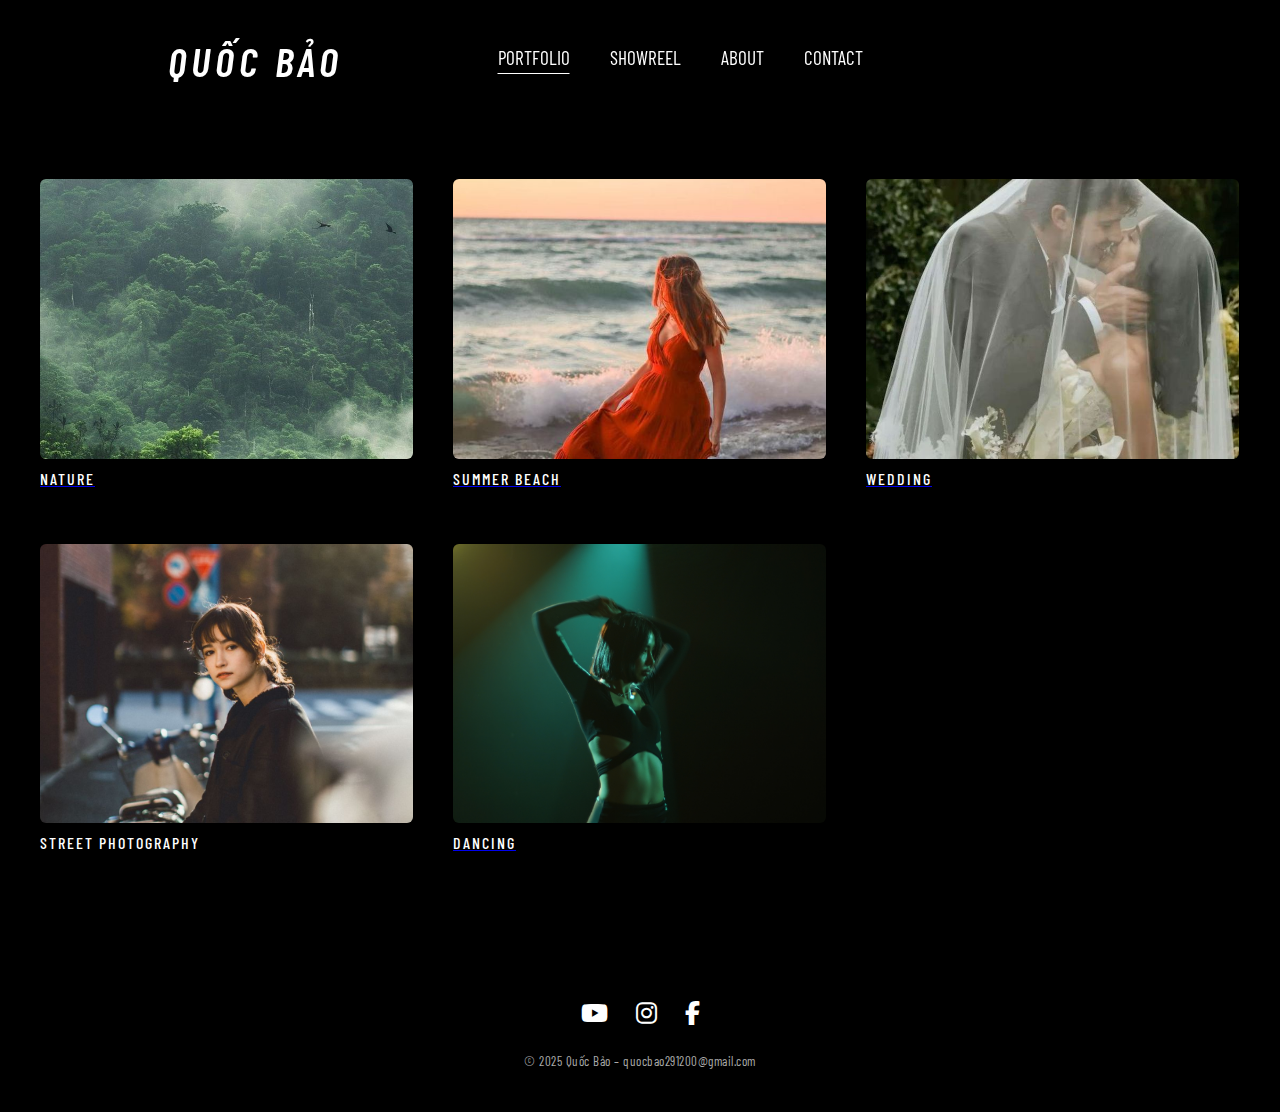
<file: index.html>
<!DOCTYPE html>
<html lang="vi">
<head>
  <meta charset="UTF-8" />
  <meta name="viewport" content="width=device-width, initial-scale=1.0"/>
  <title>Quốc Bảo Portfolio</title>
  <link rel="stylesheet" href="styles.css" />
  <link href="https://fonts.googleapis.com/css2?family=Barlow+Condensed:wght@600&display=swap" rel="stylesheet">
  <link rel="stylesheet" href="https://cdnjs.cloudflare.com/ajax/libs/font-awesome/6.4.0/css/all.min.css">
  <a href="about.html">ABOUT</a>
 <link
    rel="stylesheet"
    href="https://cdnjs.cloudflare.com/ajax/libs/font-awesome/6.5.0/css/all.min.css"
  />
</head>
<body>
  <!-------------------------------------------------------------------------------------------------------- -->
 <header class="site-header">
  <div class="logo">QUỐC BẢO</div>
  <nav class="nav-menu">
    <a href="#portfolio" class="nav-link active">PORTFOLIO</a>
    <a href="showreel.html" class="nav-link">SHOWREEL</a>
    <a href="about.html" class="nav-link">ABOUT</a>
    <a href="#contact" class="nav-link">CONTACT</a>
  </nav>
</header>

   <!-------------------------------------------------------------------------------------------------------- -->

<section class="gallery">
  <a href="nature.html" class="gallery-item">
    <div class="image-wrapper">
      <img src="images/nature.jpg" alt="Nature" class="image-zoom">
    </div>
    <h3>NATURE</h3>
  </a>

  <a href="summer.html" class="gallery-item">
    <div class="image-wrapper">
      <img src="images/summer.jpg" alt="Summer" class="image-zoom">
    </div>
    <h3>SUMMER BEACH</h3>
  </a>

  <a href="Wedding.html" class="gallery-item">
    <div class="image-wrapper">
      <img src="images/wedding.jpg" alt="Wedding" class="image-zoom">
    </div>
    <h3>WEDDING</h3>
  </a>

  <div class="gallery-item">
    <div class="image-wrapper">
      <img src="images/street.jpg" alt="Street Photography" class="image-zoom">
    </div>
    <h3>STREET PHOTOGRAPHY</h3>
  </div>

  <a href="./dancing/dancing.html" class="gallery-item">
    <div class="image-wrapper">
      <img src="images/dancing.JPG" alt="Dancing" class="image-zoom">
    </div>
    <h3>DANCING</h3>
  </a>
</section>



<script>
  const zoomImages = document.querySelectorAll('.image-zoom');

  const observer = new IntersectionObserver(entries => {
    entries.forEach(entry => {
      if (entry.isIntersecting) {
        entry.target.classList.add('zoom-in');
      }
    });
  }, {
    threshold: 0.1
  });

  zoomImages.forEach(img => observer.observe(img));
</script>


  <script>
    const links = document.querySelectorAll('.nav-link');
    links.forEach(link => {
      link.addEventListener('click', () => {
        links.forEach(l => l.classList.remove('active'));
        link.classList.add('active');
      });
    });
  </script>


</body>
 <!-------------------------------------------------------------------------------------------------------- -->
<footer class="site-footer">
  <div class="footer-wrapper">
    <div class="social-icons">
      <a href="https://youtube.com" target="_blank"><i class="fab fa-youtube"></i></a>
      <a href="https://instagram.com" target="_blank"><i class="fab fa-instagram"></i></a>
      <a href="https://facebook.com" target="_blank"><i class="fab fa-facebook-f"></i></a>
    </div>
    <p class="copyright">
      © 2025 Quốc Bảo – quocbao291200@gmail.com
    </p>
  </div>
</footer>
 <!-------------------------------------------------------------------------------------------------------- -->




</html>
</file>
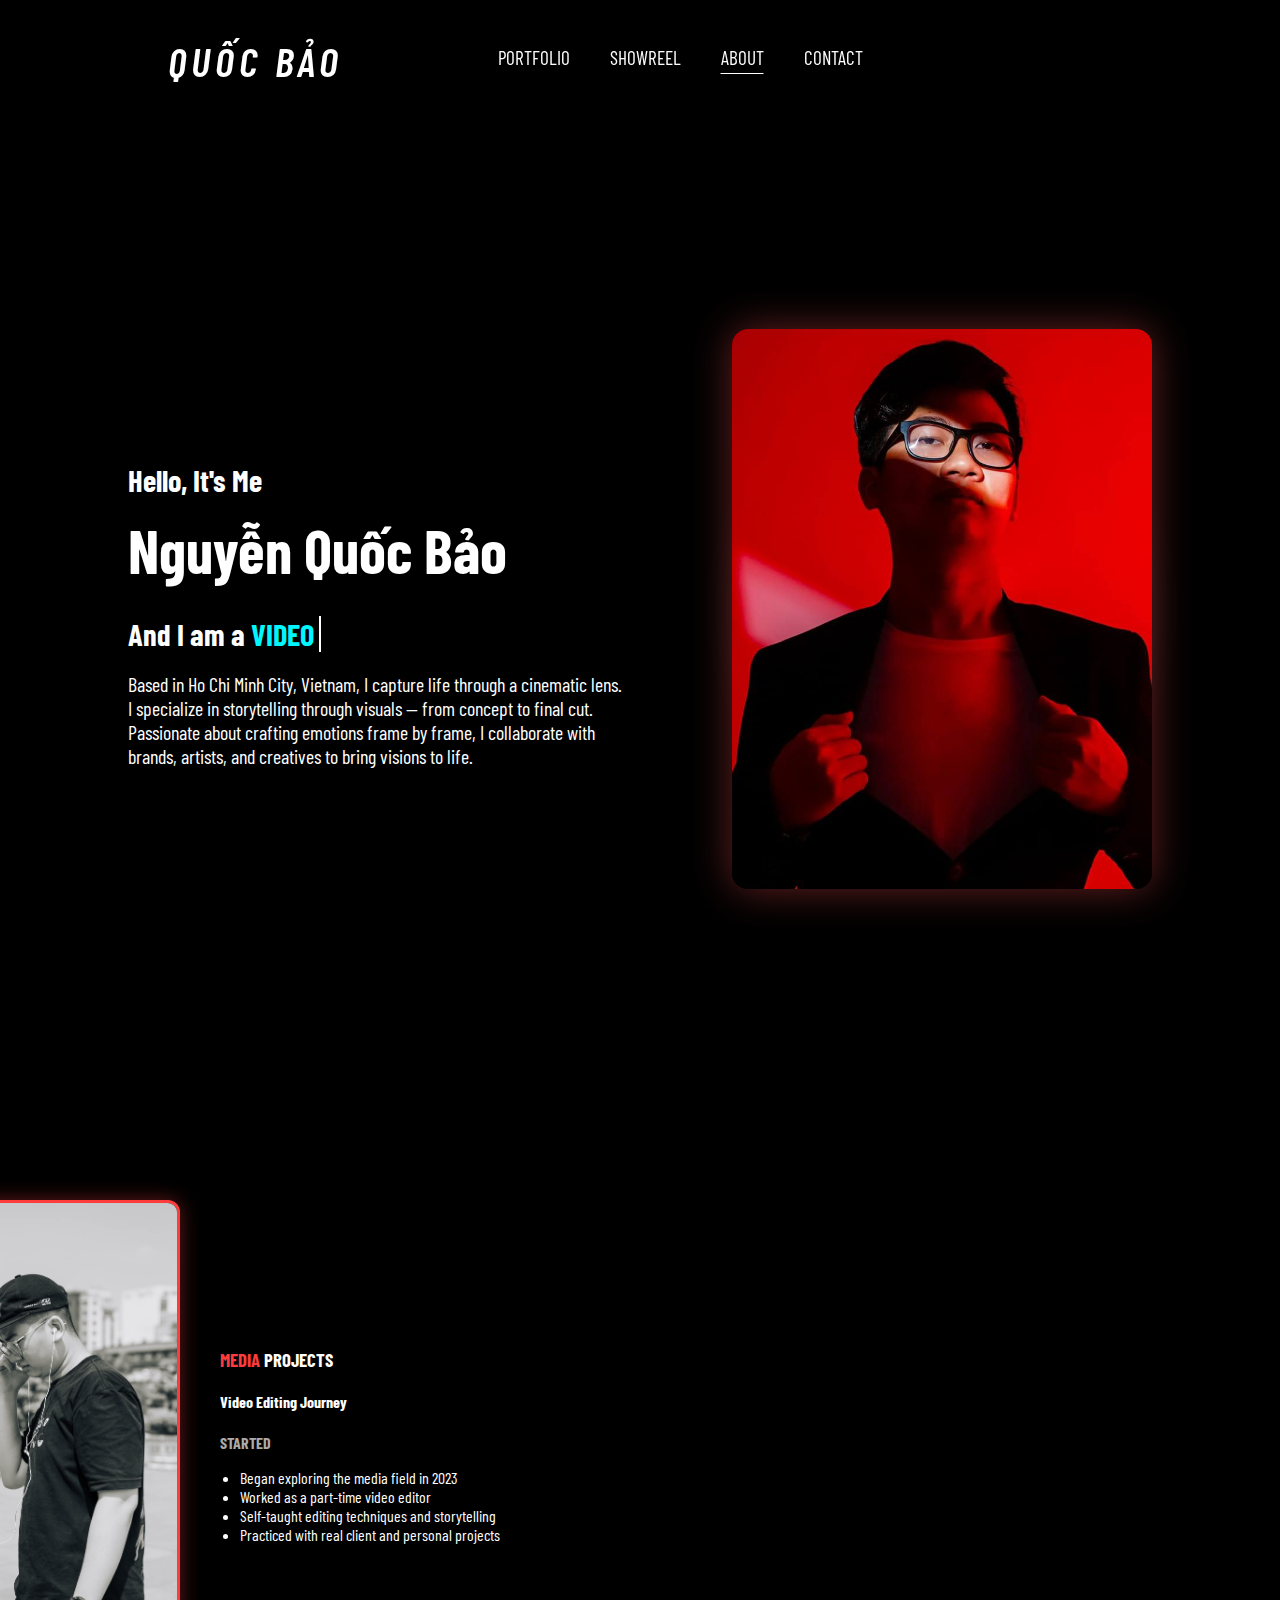
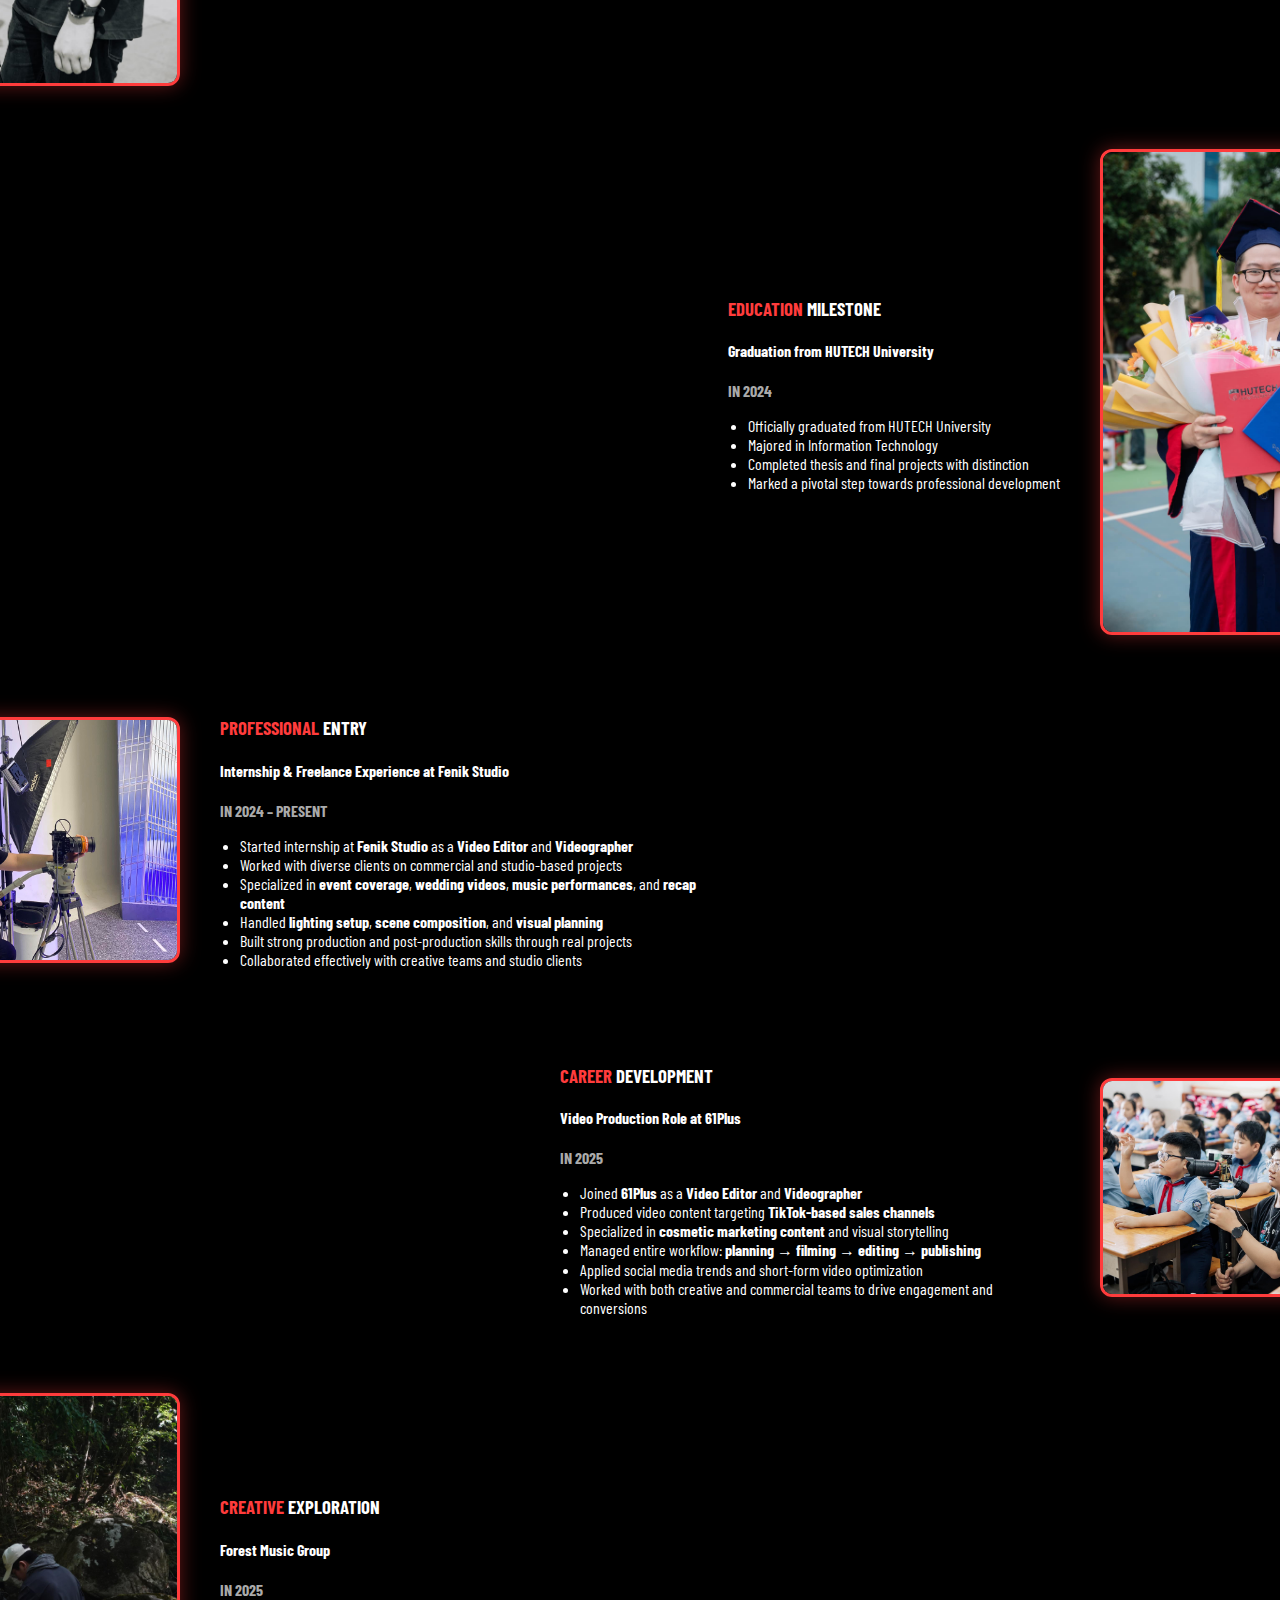
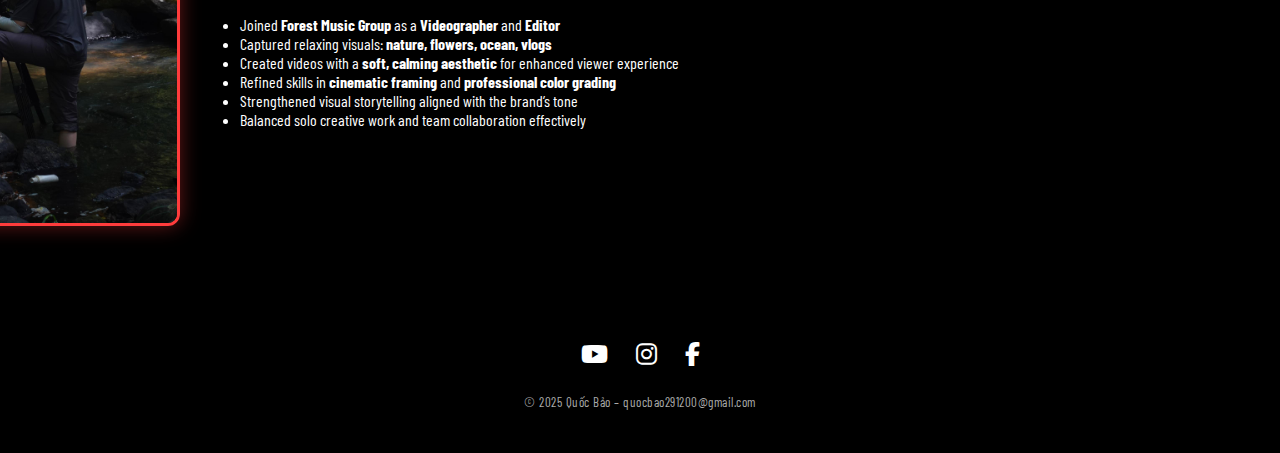
<file: about.html>
<!DOCTYPE html>
<html lang="vi">
<head>
  <meta charset="UTF-8" />
  <meta name="viewport" content="width=device-width, initial-scale=1.0" />
  <title>About | Quốc Bảo</title>
  <link rel="stylesheet" href="about.css" />
    <link href="https://fonts.googleapis.com/css2?family=Barlow+Condensed:wght@600&display=swap" rel="stylesheet">
  <link rel="stylesheet" href="https://cdnjs.cloudflare.com/ajax/libs/font-awesome/6.4.0/css/all.min.css">
</head>
<body>
  <header class="site-header">
    <div class="logo">QUỐC BẢO</div>
    <nav class="nav-menu">
      <a href="index.html" class="nav-link ">PORTFOLIO</a>
      <a href="showreel.html" class="nav-link">SHOWREEL</a>
      <a href="about.html" class="nav-link active ">ABOUT</a>
      <a href="contact.html" class="nav-link">CONTACT</a>
    </nav>
  </header>
<section class="about-section">
    <div class="about-content">
      <h3>Hello, It's Me</h3>
      <h1>Nguyễn Quốc Bảo</h1>
      <h3>And I am a <span class="typing-text"></span></h3>
      <p>Based in Ho Chi Minh City, Vietnam, I capture life through a cinematic lens.
I specialize in storytelling through visuals — from concept to final cut.
Passionate about crafting emotions frame by frame, I collaborate with brands, artists, and creatives to bring visions to life.</p>
    </div>
    <div class="about-image">
      <span class="glow-circle"></span>
      <img src="images/profile.jpg" alt="Avatar" />
    </div>
  </section>

  <script>
const typing = document.querySelector(".typing-text");
const phrases = ["VIDEOGRAPHER ", "VIDEO EDITOR "];
let i = 0, j = 0, currentPhrase = "", isDeleting = false;

function type() {
  if (i < phrases.length) {
    if (!isDeleting && j <= phrases[i].length) {
      currentPhrase = phrases[i].substring(0, j++);
    } else if (isDeleting && j >= 0) {
      currentPhrase = phrases[i].substring(0, j--);
    }

    typing.textContent = currentPhrase;

    let delay = isDeleting ? 100 : 150; // tốc độ xóa và gõ
    if (!isDeleting && j === phrases[i].length) {
      isDeleting = true;
      delay = 2000; // dừng lại 2s sau khi gõ xong
    } else if (isDeleting && j === 0) {
      isDeleting = false;
      i = (i + 1) % phrases.length;
      delay = 800; // dừng lại 0.8s sau khi xóa xong
    }

    setTimeout(type, delay);
  }
}
document.addEventListener("DOMContentLoaded", type);
</script>
<!-- Dự án 1: Hình trái - Chữ phải -->
<section class="project-container shift-left">
  <!-- Hình bên trái -->
  <div class="project-image">
    <img src="images/about1.jpg" alt="Arduino Project" />
  </div>
  <!-- Chữ bên phải -->
  <div class="project-info">
<h3><span class="project-category">MEDIA</span> PROJECTS</h3>
<h4>Video Editing Journey</h4>
<p class="features-label">STARTED</p>
<ul class="feature-list">
  <li>Began exploring the media field in 2023</li>
  <li>Worked as a part-time video editor</li>
  <li>Self-taught editing techniques and storytelling</li>
  <li>Practiced with real client and personal projects</li>
</ul>
  </div>
</section>

<!-- Dự án 2: Hình phải - Chữ trái -->
<section class="project-container shift-right">
  <!-- Chữ bên trái -->
  <div class="project-info">
    <h3><span class="project-category">EDUCATION</span> MILESTONE</h3>
<h4>Graduation from HUTECH University</h4>
<p class="features-label">IN 2024</p>
<ul class="feature-list">
  <li>Officially graduated from HUTECH University</li>
  <li>Majored in Information Technology</li>
  <li>Completed thesis and final projects with distinction</li>
  <li>Marked a pivotal step towards professional development</li>
</ul>

  </div>
  <!-- Hình bên phải -->
  <div class="project-image">
    <img src="images/about2.jpg" alt="KoiFeeder Project" />
  </div>
</section>

<!-- Dự án 3: Hình trái - Chữ phải -->
<section class="project-container shift-left">
  <!-- Hình bên trái -->
  <div class="project-image">
    <img src="images/about3.jpg" alt="Arduino Project" />
  </div>
  <!-- Chữ bên phải -->
  <div class="project-info">
<h3><span class="project-category">PROFESSIONAL</span> ENTRY</h3>
<h4>Internship & Freelance Experience at Fenik Studio</h4>
<p class="features-label">IN 2024 – PRESENT</p>
<ul class="feature-list">
  <li>Started internship at <strong>Fenik Studio</strong> as a <strong>Video Editor</strong> and <strong>Videographer</strong></li>
  <li>Worked with diverse clients on commercial and studio-based projects</li>
  <li>Specialized in <strong>event coverage</strong>, <strong>wedding videos</strong>, <strong>music performances</strong>, and <strong>recap content</strong></li>
  <li>Handled <strong>lighting setup</strong>, <strong>scene composition</strong>, and <strong>visual planning</strong></li>
  <li>Built strong production and post-production skills through real projects</li>
  <li>Collaborated effectively with creative teams and studio clients</li>
</ul>

  </div>
</section>
<!-- Dự án 4: Hình phải - Chữ trái -->
<section class="project-container shift-right">
  <!-- Chữ bên trái -->
  <div class="project-info">
<h3><span class="project-category">CAREER</span> DEVELOPMENT</h3>
<h4>Video Production Role at 61Plus</h4>
<p class="features-label">IN 2025</p>
<ul class="feature-list">
  <li>Joined <strong>61Plus</strong> as a <strong>Video Editor</strong> and <strong>Videographer</strong></li>
  <li>Produced video content targeting <strong>TikTok-based sales channels</strong></li>
  <li>Specialized in <strong>cosmetic marketing content</strong> and visual storytelling</li>
  <li>Managed entire workflow: <strong>planning → filming → editing → publishing</strong></li>
  <li>Applied social media trends and short-form video optimization</li>
  <li>Worked with both creative and commercial teams to drive engagement and conversions</li>
</ul>


  </div>
  <!-- Hình bên phải -->
  <div class="project-image">
    <img src="images/about6.jpg" alt="KoiFeeder Project" />
  </div>
</section>

<!-- Dự án 5: Hình trái - Chữ phải -->
<section class="project-container shift-left">
  <!-- Hình bên trái -->
  <div class="project-image">
    <img src="images/about5.jpg" alt="Arduino Project" />
  </div>
  <!-- Chữ bên phải -->
  <div class="project-info">
<h3><span class="project-category">CREATIVE</span> EXPLORATION</h3>
<h4>Forest Music Group</h4>
<p class="features-label">IN 2025</p>
<ul class="feature-list">
  <li>Joined <strong>Forest Music Group</strong> as a <strong>Videographer</strong> and <strong>Editor</strong></li>
  <li>Captured relaxing visuals: <strong>nature, flowers, ocean, vlogs</strong></li>
  <li>Created videos with a <strong>soft, calming aesthetic</strong> for enhanced viewer experience</li>
  <li>Refined skills in <strong>cinematic framing</strong> and <strong>professional color grading</strong></li>
  <li>Strengthened visual storytelling aligned with the brand’s tone</li>
  <li>Balanced solo creative work and team collaboration effectively</li>
</ul>

  </div>
</section>


</body>
<footer class="site-footer">
  <div class="footer-wrapper">
    <div class="social-icons">
      <a href="https://youtube.com" target="_blank"><i class="fab fa-youtube"></i></a>
      <a href="https://www.instagram.com/quocbao.uchihadilao/" target="_blank"><i class="fab fa-instagram"></i></a>
      <a href="https://www.facebook.com/NyMikiyoDo" target="_blank"><i class="fab fa-facebook-f"></i></a>
    </div>
    <p class="copyright">
      © 2025 Quốc Bảo – quocbao291200@gmail.com
    </p>
  </div>
</footer>
</html>
</file>
<file: styles.css>
/*------------------------------------------------------------------------------------------------------------------------------------------*/
body {
  margin: 0;
  background-color: #000;
  color: #fff;
  font-family: 'Barlow Condensed', sans-serif;
  padding-top: 80px; /* bù chiều cao header */
}

.site-header {
  position: relative;
  height: 80px;
  background-color: #000;
  padding: 0 40px;
  display: flex;
  align-items: center;
}

.logo {
  font-size: 41px;              /* tăng 20% từ 34px */
  letter-spacing: 5px;
  font-weight: 600;
  font-style: italic;           /* in nghiêng */
  margin-left: 10%;             /* đẩy sang phải 20% màn hình */
  z-index: 2;
}



/* Menu căn giữa tuyệt đối */
.nav-menu {
  position: absolute;
  left: 50%;
  transform: translateX(-50%);
  display: flex;
  gap: 40px;
  z-index: 1;
}

.nav-link {
  color: #fff;
  text-decoration: none;
  font-size: 19.2px;
  position: relative;
  padding-bottom: 5px;
  transition: all 0.3s ease;
}

.nav-link::after {
  content: '';
  position: absolute;
  bottom: 0;
  left: 0;
  width: 0%;
  height: 1px;
  background-color: #fff;
  transition: width 0.3s ease;
}

.nav-link:hover::after,
.nav-link.active::after {
  width: 100%;
}
/*------------------------------------------------------------------------------------------------------------------------------------------*/
.gallery {
  display: flex;
  flex-wrap: wrap;
  justify-content: flex-start;
  gap: 40px;
  padding: 80px 40px;
}

.gallery-item {
  flex: 0 0 calc(33.333% - 27px); /* Chiếm 1/3 chiều ngang, trừ khoảng cách */
  text-align: left;
}

.image-wrapper {
  aspect-ratio: 4 / 3;
  overflow: hidden;
  border-radius: 6px;
}

.image-wrapper img {
  width: 100%;
  height: 100%;
  object-fit: cover;
  display: block;
  transition: transform 0.3s ease;
  animation: zoomInOnLoad 1.2s ease-out forwards;
}



.image-wrapper img:hover {
  transform: scale(1.03);
}

.gallery-item h3 {
  color: #fff;
  font-size: 16px;
  margin-top: 10px;
  letter-spacing: 2px;
  font-weight: 500;
  font-family: 'Barlow Condensed', sans-serif;
}
.site-header {
  position: fixed;
  top: 0;
  left: 0;
  width: 100%;
  z-index: 999;
  display: flex;
  justify-content: space-between;
  align-items: center;
  padding: 20px 40px;
  background-color: #000;
  box-shadow: 0 2px 10px rgba(0, 0, 0, 0.5); /* bóng nhẹ cho rõ ràng */
}
/*------------------------------------------------------------------------------------------------------------------------------------------*/
.site-footer {
  background-color: #000;                 /* Nền màu đen */
  padding: 50px 20px 30px;                /* Khoảng cách trong: trên 50px, hai bên 20px, dưới 30px */
  display: flex;                          /* Dùng flexbox để căn chỉnh */
  justify-content: center;               /* Căn giữa theo chiều ngang */
  align-items: center;                   /* Căn giữa theo chiều dọc */
}

.footer-wrapper {
  display: flex;                          /* Flexbox layout */
  flex-direction: column;                /* Sắp xếp các phần tử theo chiều dọc */
  align-items: center;                   /* Căn giữa theo chiều ngang */
  gap: 16px;                              /* Khoảng cách giữa icon và dòng chữ */
}

.social-icons {
  display: flex;                          /* Hiển thị các icon thành hàng ngang */
  gap: 28px;                              /* Khoảng cách giữa các icon */
}


.social-icons a {
  color: #fff;                            /* Màu trắng cho icon */
  font-size: 24px;                        /* Cỡ icon */
  transition: transform 0.3s ease, color 0.3s ease;  /* Hiệu ứng mượt khi hover */
  text-decoration: none;                 /* Bỏ gạch chân dưới link */
}


.social-icons a:hover {
  transform: scale(1.15);                /* Phóng to icon nhẹ khi hover */
  color: #ff4d4d;                        /* Đổi màu icon sang đỏ khi rê chuột */
}


.copyright {
  font-size: 13px;
  color: #aaa;
  letter-spacing: 0.5px;
  margin-top: 10px;          /* Cách icon phía trên 15px */
  align-self: flex-start;    /* Căn về trái */
  margin-left: 0%;          /* Nhích sang trái 20% */
  white-space: nowrap;       /* NGĂN XUỐNG DÒNG */
}
/*------------------------------------------------------------------------------------------------------------------------------------------*/
/* -------------------- Responsive cho tablet -------------------- */
@media (max-width: 1024px) {
 .gallery {
    max-width: 80%;  /* giảm còn 80% chiều rộng */
    margin: 0 auto;  /* căn giữa gallery */
  }

  .gallery-item {
    flex: 0 0 calc(50% - 20px); /* 2 hình mỗi hàng */
  }

  .logo {
    font-size: 34px;
    margin-left: 5%;
  }

  .nav-menu {
    gap: 30px;
  }
}

/* -------------------- Responsive cho điện thoại -------------------- */
@media (max-width: 600px) {
  .gallery {
    padding: 40px 10px;
    gap: 20px;
  }

  .gallery-item {
    flex: 0 0 100%; /* 1 hình mỗi hàng */
    text-align: center;
  }

  .logo {
    font-size: 28px;
    margin-left: 5%;
  }

  .nav-menu {
    flex-direction: column;
    position: static;
    transform: none;
    align-items: center;
    gap: 20px;
  }

  .nav-link {
    font-size: 18px;
  }

  .site-header {
    flex-direction: column;
    height: auto;
    padding: 20px;
  }

  .footer-wrapper {
    gap: 12px;
  }

  .copyright {
    align-self: center;
    margin-left: 0;
    text-align: center;
  }
}
@keyframes zoomInOnLoad {
  0% {
    transform: scale(0.95);
    opacity: 0;
  }
  100% {
    transform: scale(1);
    opacity: 1;
  }
}
/* Hiệu ứng zoom in khi ảnh vào khung nhìn */
.image-zoom {
  transform: scale(0.85);  /* Lúc chưa hiện thì nhỏ hơn rõ rệt */
  opacity: 0;
  transition: transform 0.8s ease, opacity 0.8s ease;
}

.image-zoom.zoom-in {
  transform: scale(1.05);  /* Khi hiện thì phóng to lên hơn 1 chút */
  opacity: 1;
}
/* Responsive Fix cho iPhone 15 và mobile */
@media (max-width: 768px) {
  /* Fix header nếu đang chiếm quá nhiều không gian */
  header {
    padding: 10px 20px;
    flex-direction: column;
    align-items: center;
  }

  nav {
    display: flex;
    flex-direction: column;
    align-items: center;
    gap: 12px;
  }

  /* Co lại hình ảnh cho đúng tỉ lệ */
  .gallery video,
  .gallery img {
    width: 100%;
    height: auto;
    object-fit: cover;
    border-radius: 8px;
  }

  .gallery {
    padding: 10px;
    gap: 24px;
  }

  .movie-card {
    flex-direction: column;
    align-items: center;
    text-align: center;
  }

  .info {
    padding: 5px 10px;
  }

  /* Làm gọn font và nút trên mobile */
  .title {
    font-size: 16px;
  }

  .genre {
    font-size: 14px;
  }
}
</file>
<file: about.css>
body {
  margin: 0;
  background-color: #000;
  color: #fff;
  font-family: 'Barlow Condensed', sans-serif;
  padding-top: 80px; /* bù chiều cao header */
}

.site-header {
  position: relative;
  height: 80px;
  background-color: #000;
  padding: 0 40px;
  display: flex;
  align-items: center;
}

.logo {
  font-size: 41px;              /* tăng 20% từ 34px */
  letter-spacing: 5px;
  font-weight: 600;
  font-style: italic;           /* in nghiêng */
  margin-left: 10%;             /* đẩy sang phải 20% màn hình */
  z-index: 2;
}



/* Menu căn giữa tuyệt đối */
.nav-menu {
  position: absolute;
  left: 50%;
  transform: translateX(-50%);
  display: flex;
  gap: 40px;
  z-index: 1;
}

.nav-link {
  color: #fff;
  text-decoration: none;
  font-size: 19.2px;
  position: relative;
  padding-bottom: 5px;
  transition: all 0.3s ease;
}

.nav-link::after {
  content: '';
  position: absolute;
  bottom: 0;
  left: 0;
  width: 0%;
  height: 1px;
  background-color: #fff;
  transition: width 0.3s ease;
}


.nav-link:hover::after,
.nav-link.active::after {
  width: 100%;
}
.site-header {
  position: fixed;
  top: 0;
  left: 0;
  width: 100%;
  z-index: 999;
  display: flex;
  justify-content: space-between;
  align-items: center;
  padding: 20px 40px;
  background-color: #000;
  box-shadow: 0 2px 10px rgba(0, 0, 0, 0.5); /* bóng nhẹ cho rõ ràng */
}

/*-------------------------------------------------------------------------------------------------------------------------------------------------------------- */
.about-section {
  display: flex;
  align-items: center;
  justify-content: space-between;
  padding: 80px 10%;
  min-height: 100vh;
  gap: 5%; /* Giảm khoảng cách giữa text và ảnh */
}

.about-content {
  max-width: 50%;
}

.about-content h1 {
  font-size: 3.8em; /* tăng nhẹ tiêu đề */
  font-weight: bold;
  margin: 0;
}


.about-content h3 {
  font-size: 1.9em;
  margin-bottom: 15px; /* tăng khoảng cách theo yêu cầu */
}

.about-content p {
  font-size: 1.25em;
  margin: 20px 0;
  max-width: 500px;
}

.typing-text {
  color: #00f7ff;
  border-right: 2px solid white;
  padding-right: 5px;
}

.btn:hover {
  box-shadow: 0 0 25px #00f7ff;
}

.about-image {
  position: relative;
  display: inline-block;
}



.about-image img {
  width: 420px;             /* To hơn */
  height: 560px;            /* Dài ra tạo hình chữ nhật */
  object-fit: cover;
  border-radius: 16px;      /* Bo góc nhẹ */
  z-index: 2;
  position: relative;
  box-shadow: 0 0 40px rgba(255, 80, 80, 0.4);  /* Glow đỏ hồng nhẹ */
}

.glow-circle {
  position: absolute;
  top: 50%;
  left: 50%;
  width: 370px;
  height: 370px;
  transform: translate(-50%, -50%);
  background: radial-gradient(white, transparent 70%);
  filter: blur(40px);
  z-index: 1;
  border-radius: 16px;
}
@keyframes pulse {
  0% {
    transform: scale(0.95);
    opacity: 0.7;
  }
  50% {
    transform: scale(1.05);
    opacity: 1;
  }
  100% {
    transform: scale(0.95);
    opacity: 0.7;
  }
}
/*------------------------------------------------------------------------------------------------------------------*/
.project-container {
  display: flex;
  align-items: center;
  justify-content: center;
  gap: 40px;
  max-width: 1200px;
  margin: 60px auto;
  padding: 0 20px;
}

.project-container.reverse {
  flex-direction: row-reverse;
}

.project-container.shift-left {
  transform: translateX(-15%);
  justify-content: flex-start;
}

.project-container.shift-right {
  transform: translateX(15%);
  justify-content: flex-end;
}

.project-image img {
  width: 320px;
  border-radius: 12px;
  border: 3px solid #ff3c3c;
  box-shadow: 0 0 20px rgba(255, 60, 60, 0.4);
}

.project-info {
  color: white;
  max-width: 500px;
}

.project-category {
  color: #ff3c3c;
  font-weight: bold;
}

.features-label {
  margin-top: 12px;
  font-weight: bold;
  color: #aaa;
}

.feature-list {
  padding-left: 20px;
  list-style: disc;
  color: white;
}



/*-------------------------------------------------------------------------------------------------------------------------------------------------------------- */
.site-footer {
  background-color: #000;                 /* Nền màu đen */
  padding: 50px 20px 30px;                /* Khoảng cách trong: trên 50px, hai bên 20px, dưới 30px */
  display: flex;                          /* Dùng flexbox để căn chỉnh */
  justify-content: center;               /* Căn giữa theo chiều ngang */
  align-items: center;                   /* Căn giữa theo chiều dọc */
}

.footer-wrapper {
  display: flex;                          /* Flexbox layout */
  flex-direction: column;                /* Sắp xếp các phần tử theo chiều dọc */
  align-items: center;                   /* Căn giữa theo chiều ngang */
  gap: 16px;                              /* Khoảng cách giữa icon và dòng chữ */
}

.social-icons {
  display: flex;                          /* Hiển thị các icon thành hàng ngang */
  gap: 28px;                              /* Khoảng cách giữa các icon */
}


.social-icons a {
  color: #fff;                            /* Màu trắng cho icon */
  font-size: 24px;                        /* Cỡ icon */
  transition: transform 0.3s ease, color 0.3s ease;  /* Hiệu ứng mượt khi hover */
  text-decoration: none;                 /* Bỏ gạch chân dưới link */
}


.social-icons a:hover {
  transform: scale(1.15);                /* Phóng to icon nhẹ khi hover */
  color: #ff4d4d;                        /* Đổi màu icon sang đỏ khi rê chuột */
}


.copyright {
  font-size: 13px;
  color: #aaa;
  letter-spacing: 0.5px;
  margin-top: 10px;          /* Cách icon phía trên 15px */
  align-self: flex-start;    /* Căn về trái */
  margin-left: 0%;          /* Nhích sang trái 20% */
  white-space: nowrap;       /* NGĂN XUỐNG DÒNG */
}
/* Responsive cho máy tính bảng */
@media screen and (max-width: 1024px) {
  .about-section {
    flex-direction: column;
    padding: 60px 40px;
    text-align: center;
  }

  .about-image {
    margin-left: 0;
    margin-top: 30px;
  }
}

/* Responsive cho điện thoại lớn như iPhone 15 Pro Max */
@media screen and (max-width: 430px) {
  .about-section {
    padding: 40px 20px;
    text-align: center;
    flex-direction: column;
  }

  .about-content h1 {
    font-size: 2em;
  }

  .about-content h3 {
    font-size: 1.3em;
  }

  .about-content p {
    font-size: 1em;
  }

  .about-image img,
  .glow-circle {
    width: 220px;
    height: 220px;
  }
    header {
    padding: 10px 20px;
    flex-direction: column;
    align-items: center;
  }

  nav {
    display: flex;
    flex-direction: column;
    align-items: center;
    gap: 12px;
  }
}

/* Responsive cho điện thoại phổ thông */
@media screen and (max-width: 375px) {
  .about-content h1 {
    font-size: 1.8em;
  }

  .about-content h3 {
    font-size: 1.1em;
  }

  .about-image img,
  .glow-circle {
    width: 180px;
    height: 180px;
  }
    header {
    padding: 10px 20px;
    flex-direction: column;
    align-items: center;
  }

  nav {
    display: flex;
    flex-direction: column;
    align-items: center;
    gap: 12px;
  }
}
</file>
